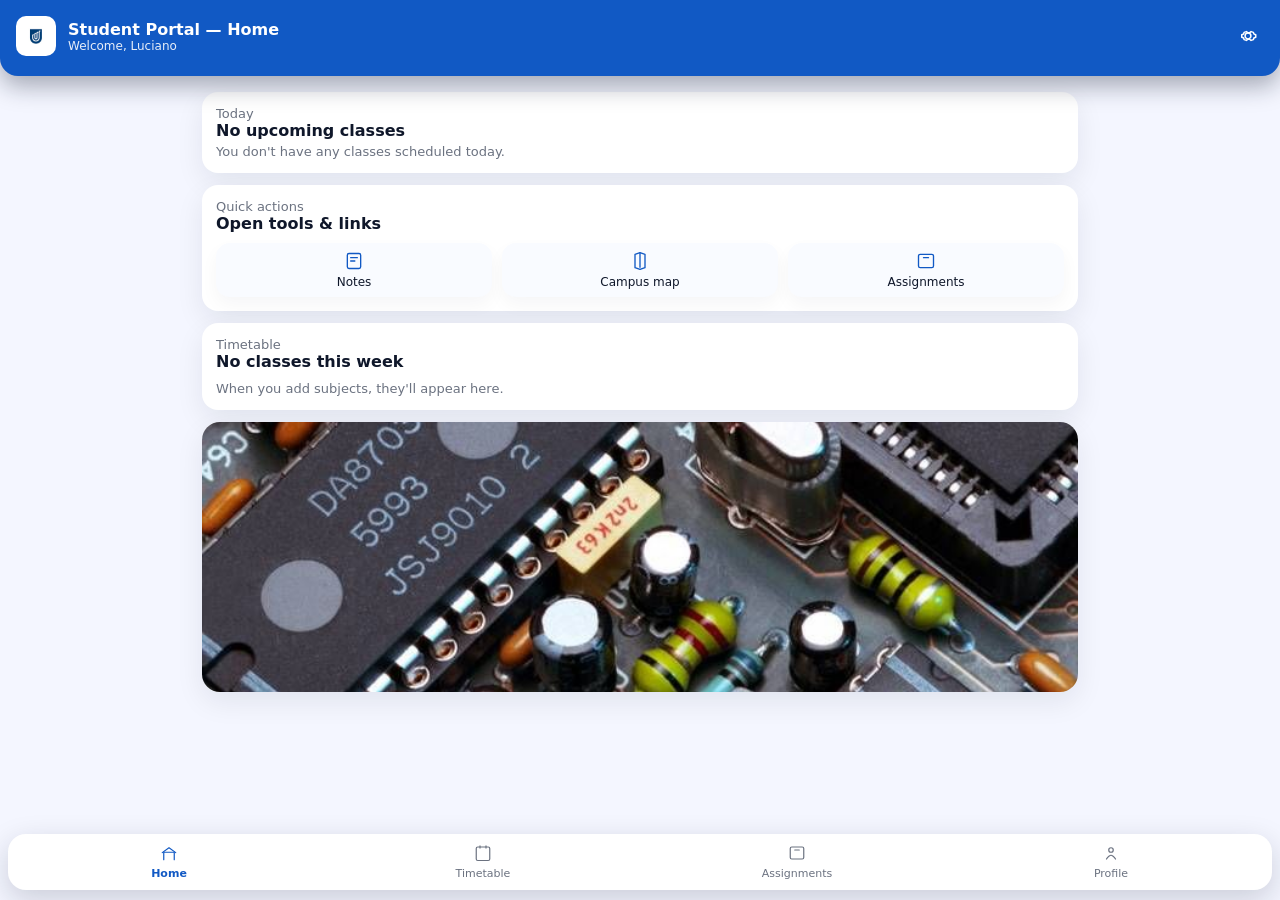
<file: index.html>
<!doctype html>
<html lang="en">
<head>
  <meta charset="utf-8" />
  <title>Student Portal</title>

  <!-- Mobile / PWA meta -->
  <meta name="viewport"
        content="width=device-width, initial-scale=1, maximum-scale=1, user-scalable=no, viewport-fit=cover">
  <meta name="theme-color" content="#1159c4">
  <link rel="manifest" href="manifest.json">
  <meta name="apple-mobile-web-app-capable" content="yes">
  <meta name="apple-mobile-web-app-status-bar-style" content="default">
  <meta name="apple-mobile-web-app-title" content="Student Portal">
  <link rel="apple-touch-icon" href="icons/icon-192.png">
  <link rel="icon" type="image/png" sizes="192x192" href="icons/icon-192.png">
  <link rel="icon" type="image/png" sizes="512x512" href="icons/icon-512.png">

  <style>
    :root {
      --brand: #1159c4;
      --bg: #f4f6ff;
      --card: #ffffff;
      --muted: #6b7280;
      --radius: 16px;
    }

    * {
      box-sizing: border-box;
      margin: 0;
      padding: 0;
    }

    body {
      font-family: system-ui, -apple-system, BlinkMacSystemFont, "Segoe UI", Roboto, Arial, sans-serif;
      background: var(--bg);
      color: #0f172a;
      -webkit-font-smoothing: antialiased;
      touch-action: manipulation;
      overscroll-behavior: none;
    }

    a {
      text-decoration: none;
      color: inherit;
    }

    /* HEADER */
    .topbar {
      position: sticky;
      top: 0;
      z-index: 20;
      background: var(--brand);
      color: #fff;
      padding: 16px 16px 20px;
      display: flex;
      align-items: center;
      gap: 12px;
      border-bottom-left-radius: 18px;
      border-bottom-right-radius: 18px;
      box-shadow: 0 10px 24px rgba(15, 23, 42, 0.35);
    }

    .logo {
      width: 40px;
      height: 40px;
      border-radius: 10px;
      background: #ffffff;
      display: flex;
      align-items: center;
      justify-content: center;
      overflow: hidden;
    }

    .logo img {
      width: 80%;
      height: 80%;
      object-fit: contain;
    }

    .header-text {
      flex: 1;
      min-width: 0;
    }

    .header-title {
      font-size: 16px;
      font-weight: 700;
      white-space: nowrap;
      overflow: hidden;
      text-overflow: ellipsis;
    }

    .header-sub {
      font-size: 12px;
      opacity: 0.9;
    }

    .header-actions button {
      background: transparent;
      border: 0;
      color: #fff;
      padding: 6px;
      cursor: pointer;
      display: flex;
      align-items: center;
      justify-content: center;
    }

    /* LAYOUT */
    main {
      padding: 12px;
      padding-bottom: 90px;
      max-width: 900px;
      margin: 0 auto;
    }

    .page {
      display: none;
      animation: fadeUp .25s ease-out;
    }

    .page.active {
      display: block;
    }

    @keyframes fadeUp {
      from {
        opacity: 0;
        transform: translateY(6px);
      }
      to {
        opacity: 1;
        transform: none;
      }
    }

    /* CARDS */
    .card {
      background: var(--card);
      border-radius: var(--radius);
      padding: 14px 14px;
      box-shadow: 0 10px 28px rgba(15, 23, 42, 0.08);
      margin-bottom: 12px;
    }

    .pill {
      border-radius: 999px;
      border: 1px solid #e5e7eb;
      padding: 6px 14px;
      font-size: 12px;
      background: #fff;
    }

    .muted {
      color: var(--muted);
    }

    .small {
      font-size: 13px;
    }

    /* HOME */
    .home-top {
      display: flex;
      justify-content: space-between;
      gap: 10px;
      align-items: center;
    }

    .home-top-main {
      flex: 1;
    }

    .home-top-title {
      font-weight: 800;
    }

    .home-top-sub {
      font-size: 13px;
      color: var(--muted);
      margin-top: 4px;
    }

    .quick-grid {
      display: flex;
      gap: 10px;
      margin-top: 10px;
    }

    .quick-item {
      flex: 1;
      min-width: 80px;
      border-radius: 14px;
      background: #f9fbff;
      box-shadow: 0 8px 18px rgba(15, 23, 42, 0.04);
      display: flex;
      flex-direction: column;
      align-items: center;
      justify-content: center;
      padding: 8px 4px;
      cursor: pointer;
      transition: transform .12s ease, box-shadow .12s ease;
    }

    .quick-item:hover {
      transform: translateY(-2px);
      box-shadow: 0 10px 24px rgba(15, 23, 42, 0.08);
    }

    .quick-label {
      font-size: 12px;
      margin-top: 4px;
    }

    .snap-header {
      display: flex;
      justify-content: space-between;
      align-items: center;
      margin-bottom: 10px;
    }

    /* HOME BANNER */
    .home-banner {
      border-radius: 18px;
      overflow: hidden;
      padding: 0;
    }

    .home-banner img {
      width: 100%;
      display: block;
      height: 30vh;
      object-position: right center;
      object-fit: cover;
    }

    /* TIMETABLE PAGE */
    .timetable-card {
      position: relative;
      border-radius: 18px;
      padding: 16px 16px 18px;
      overflow: hidden;
      color: #ffffff;
      background-image:
        linear-gradient(135deg, rgba(15, 23, 42, 0.75), rgba(17, 89, 196, 0.8)),
        url("electronics-bg.jpg");
      background-size: cover;
      background-position: center;
      box-shadow: 0 14px 32px rgba(15, 23, 42, 0.45);
    }

    .timetable-card-inner {
      position: relative;
      z-index: 1;
    }

    /* ASSIGNMENTS */
    .assign-controls {
      display: flex;
      flex-wrap: wrap;
      gap: 8px;
      margin-top: 8px;
      margin-bottom: 8px;
    }

    .input,
    .select {
      padding: 8px;
      border-radius: 10px;
      border: 1px solid #e5e7eb;
      background: #fff;
      font-size: 13px;
    }

    .assign-list {
      display: flex;
      flex-direction: column;
      gap: 8px;
      margin-top: 6px;
    }

    .assign-row {
      display: flex;
      justify-content: space-between;
      gap: 8px;
      align-items: center;
    }

    .assign-left {
      flex: 1;
    }

    .badge {
      display: inline-block;
      padding: 4px 8px;
      border-radius: 999px;
      font-size: 11px;
      background: #e0ebff;
      color: var(--brand);
      font-weight: 600;
    }

    /* PROFILE */
    .profile-card {
      text-align: center;
    }

    .avatar {
      width: 90px;
      height: 90px;
      border-radius: 24px;
      background: #ffffff;
      margin: 0 auto 8px;
      display: flex;
      align-items: center;
      justify-content: center;
      overflow: hidden;
      box-shadow: 0 10px 26px rgba(15, 23, 42, 0.15);
    }

    .avatar span {
      font-weight: 800;
      font-size: 26px;
      color: var(--brand);
    }

    .profile-name {
      font-weight: 800;
      font-size: 18px;
      margin-top: 4px;
    }

    .profile-degree {
      font-size: 13px;
      color: var(--muted);
    }

    .profile-info {
      text-align: left;
      margin-top: 14px;
      display: flex;
      flex-direction: column;
      gap: 6px;
    }

    .profile-row {
      background: #f9fbff;
      border-radius: 12px;
      padding: 8px 10px;
      font-size: 13px;
    }

    .profile-label {
      font-weight: 600;
      font-size: 12px;
      color: var(--muted);
    }

    /* ID CARD PREVIEW */
    .id-preview-wrapper {
      margin-top: 12px;
      display: flex;
      flex-direction: column;
      align-items: center;
      gap: 4px;
      /* no onclick now – image is static */
    }

    .id-preview-image {
      width: 100%;
      max-width: 260px;
      border-radius: 16px;
      box-shadow: 0 10px 26px rgba(15, 23, 42, 0.4);
      object-fit: contain;
      transition: transform .15s ease, box-shadow .15s ease;
    }

    .id-preview-wrapper:active .id-preview-image {
      transform: scale(0.97);
      box-shadow: 0 6px 18px rgba(15, 23, 42, 0.35);
    }

    /* ID FULLSCREEN (CSS kept but not used) */
    .id-fullscreen-wrapper {
      width: 100%;
      height: 100%;
      display: flex;
      align-items: center;
      justify-content: center;
    }

    .id-fullscreen-image {
      height: 60vh;
      max-width: 80vw;
      width: auto;
      display: block;
      margin: 0 auto;
      border-radius: 20px;
      object-fit: contain;
      transform: rotate(90deg);
      box-shadow: 0 18px 40px rgba(15, 23, 42, 0.4);
    }

    /* MAP FULLSCREEN */
    .map-fullscreen-wrapper {
      width: 100%;
      height: 100%;
      display: flex;
      align-items: center;
      justify-content: center;
    }

    .map-fullscreen-image {
      width: 100vw;
      height: 100vh;
      object-fit: contain;
      display: block;
    }

    /* MODAL */
    .modal-backdrop {
      position: fixed;
      inset: 0;
      background: rgba(255, 255, 255, 0.0);
      backdrop-filter: blur(18px) saturate(120%);
      display: none;
      align-items: center;
      justify-content: center;
      z-index: 40;
    }

    .modal {
      background: rgba(255, 255, 255, 0.98);
      width: min(420px, 94vw);
      border-radius: 16px;
      padding: 14px 14px 16px;
      box-shadow: 0 20px 40px rgba(15, 23, 42, 0.45);
      max-height: 90vh;
      overflow: auto;
      transform: translateY(0);
      opacity: 1;
      transition: transform .22s ease-out, opacity .22s ease-out;
    }

    .modal-head {
      display: flex;
      justify-content: space-between;
      align-items: center;
      margin-bottom: 8px;
    }

    .modal-head h3 {
      font-size: 16px;
    }

    .modal-body {
      font-size: 13px;
      color: #111827;
    }

    .btn-link {
      border: 0;
      background: #eef2ff;
      padding: 7px 10px;
      border-radius: 10px;
      font-size: 13px;
      cursor: pointer;
    }

    /* FULLSCREEN MODAL */
    .modal-fullscreen {
      width: 100vw;
      height: 100vh;
      max-width: none;
      border-radius: 0;
      display: flex;
      flex-direction: column;
      padding: 14px 14px 20px;
    }

    .modal-fullscreen .modal-body {
      flex: 1;
      display: flex;
      align-items: center;
      justify-content: center;
    }

    /* BOTTOM NAV */
    .bottom-nav {
      position: fixed;
      left: 8px;
      right: 8px;
      bottom: 10px;
      background: #ffffff;
      border-radius: 18px;
      padding: 6px 4px;
      display: flex;
      justify-content: space-around;
      box-shadow: 0 10px 30px rgba(15, 23, 42, 0.18);
      z-index: 30;
    }

    .nav-item {
      flex: 1;
      text-align: center;
      font-size: 11px;
      color: var(--muted);
      cursor: pointer;
      padding: 4px 0;
    }

    .nav-item span {
      display: block;
      margin-top: 2px;
    }

    .nav-item.active {
      color: var(--brand);
      font-weight: 600;
    }

    @media (min-width: 900px) {
      main {
        padding-top: 16px;
      }
    }
  </style>
</head>
<body>

<header class="topbar" role="banner">
  <div class="logo">
    <img src="icons/icon-192.png" alt="Portal logo">
  </div>
  <div class="header-text">
    <div class="header-title" id="appTitle">Student Portal — Home</div>
    <div class="header-sub">Welcome, <span id="welcomeName">Student</span></div>
  </div>
  <div class="header-actions">
    <!-- SETTINGS ICON -->
    <button aria-label="Settings" onclick="openSettings()">
      <svg width="20" height="20" viewBox="0 0 24 24" fill="none">
        <path d="M12 8.5a3.5 3.5 0 1 0 0 7 3.5 3.5 0 0 0 0-7Z"
              stroke="currentColor" stroke-width="1.8" />
        <path d="M4.5 13.5v-3l1.7-.6a1 1 0 0 0 .6-.6l.5-1.6 2.8-1 1.2 1a1 1 0 0 0 .7.3h1.8a1 1 0 0 0 .7-.3l1.2-1 2.8 1 .5 1.6a1 1 0 0 0 .6.6l1.7.6v3l-1.7.6a1 1 0 0 0-.6.6l-.5 1.6-2.8 1-1.2-1a1 1 0 0 0-.7-.3h-1.8a1 1 0 0 0-.7.3l-1.2 1-2.8-1-.5-1.6a1 1 0 0 0-.6-.6l-1.7-.6Z"
              stroke="currentColor" stroke-width="1.8"
              stroke-linecap="round" stroke-linejoin="round" />
      </svg>
    </button>
  </div>
</header>

<main>
  <!-- HOME -->
  <section id="homePage" class="page active">
    <div class="card">
      <div class="home-top">
        <div class="home-top-main">
          <div class="small muted">Today</div>
          <div class="home-top-title">No upcoming classes</div>
          <div class="home-top-sub">You don't have any classes scheduled today.</div>
        </div>
      </div>
    </div>

    <div class="card">
      <div class="home-top">
        <div>
          <div class="small muted">Quick actions</div>
          <div class="home-top-title">Open tools & links</div>
        </div>
      </div>
      <div class="quick-grid">
        <!-- NOTES -->
        <div class="quick-item" onclick="openNotes()">
          <svg width="20" height="20" viewBox="0 0 24 24" fill="none">
            <rect x="4" y="3" width="16" height="18" rx="2"
                  stroke="#1159c4" stroke-width="1.6" />
            <path d="M8 8h8M8 12h5"
                  stroke="#1159c4" stroke-width="1.6" stroke-linecap="round" />
          </svg>
          <div class="quick-label">Notes</div>
        </div>
        <!-- CAMPUS MAP -->
        <div class="quick-item" onclick="openCampusMap()">
          <svg width="20" height="20" viewBox="0 0 24 24" fill="none">
            <path d="M6 4l6-2 6 2v16l-6 2-6-2V4z"
                  stroke="#1159c4" stroke-width="1.6" stroke-linejoin="round" />
            <path d="M12 2v18"
                  stroke="#1159c4" stroke-width="1.6" stroke-linejoin="round" />
          </svg>
          <div class="quick-label">Campus map</div>
        </div>
        <!-- ASSIGNMENTS -->
        <div class="quick-item" onclick="switchTo('assignments')">
          <svg width="20" height="20" viewBox="0 0 24 24" fill="none">
            <rect x="3" y="4" width="18" height="16" rx="2"
                  stroke="#1159c4" stroke-width="1.6" />
            <path d="M9 8h6"
                  stroke="#1159c4" stroke-width="1.6" stroke-linecap="round" />
          </svg>
          <div class="quick-label">Assignments</div>
        </div>
      </div>
    </div>

    <div class="card">
      <div class="snap-header">
        <div>
          <div class="small muted">Timetable</div>
          <div class="home-top-title">No classes this week</div>
        </div>
      </div>
      <div class="small muted">When you add subjects, they'll appear here.</div>
    </div>

    <!-- HOME BANNER (students image) -->
    <div class="card home-banner">
      <img src="student-banner.jpg" alt="Students on campus">
    </div>
  </section>

  <!-- TIMETABLE PAGE -->
  <section id="timetablePage" class="page">
    <div class="timetable-card">
      <div class="timetable-card-inner">
        <div class="small" style="opacity:0.9;">My timetable</div>
        <div class="home-top-title" style="margin-top:4px;">No classes</div>
        <div class="small" style="margin-top:6px;opacity:0.9;">
          Electronics lab, lectures and tutorials will show here once added.
        </div>
      </div>
    </div>
  </section>

  <!-- ASSIGNMENTS PAGE -->
  <section id="assignmentsPage" class="page">
    <div class="card">
      <div class="home-top">
        <div>
          <div class="small muted">Track your work</div>
          <div class="home-top-title">Assignments & grades</div>
        </div>
        <div>
          <span class="small muted">Average</span>
          <span id="avgBadge" class="badge">--%</span>
        </div>
      </div>

      <div class="assign-controls">
        <select id="filterUnit" class="select" onchange="renderAssignments()">
          <option value="all">All units</option>
        </select>
        <select id="filterStatus" class="select" onchange="renderAssignments()">
          <option value="all">All statuses</option>
          <option value="submitted">Submitted</option>
          <option value="pending">Pending</option>
          <option value="overdue">Overdue</option>
        </select>
        <select id="sortBy" class="select" onchange="renderAssignments()">
          <option value="due_asc">Due — soonest</option>
          <option value="due_desc">Due — latest</option>
          <option value="grade_desc">Grade — high → low</option>
          <option value="grade_asc">Grade — low → high</option>
        </select>
      </div>

      <div id="assignList" class="assign-list"></div>

      <div style="margin-top:10px;display:flex;gap:8px;flex-wrap:wrap">
        <button class="btn-link" onclick="openAddAssignment()">+ Add assignment</button>
        <button class="btn-link" onclick="exportAssignments()">Export JSON</button>
      </div>
    </div>
  </section>

  <!-- PROFILE PAGE -->
  <section id="profilePage" class="page">
    <div class="card profile-card">
      <div class="avatar"><span id="avatarInitials">LR</span></div>
      <div class="profile-name" id="profileName">Luciano Rostirolla</div>
      <div class="profile-degree" id="profileDegree">Bachelor of Electrical Engineering</div>

      <!-- ID now static: no onclick -->
      <div class="id-preview-wrapper">
        <img src="id-card-proper.png" alt="Student ID card" class="id-preview-image">
        <div class="small muted">Student ID</div>
      </div>

      <div class="profile-info">
        <div class="profile-row">
          <div class="profile-label">Student Unique ID</div>
          <div id="profileID">739148265</div>
        </div>
        <div class="profile-row">
          <div class="profile-label">Date of birth</div>
          <div id="profileDOB">2/11/2006</div>
        </div>
      </div>
    </div>
  </section>
</main>

<!-- MODAL -->
<div id="modal" class="modal-backdrop" aria-hidden="true">
  <div class="modal" role="dialog" aria-modal="true">
    <div class="modal-head">
      <h3 id="modalTitle">Modal</h3>
      <button class="btn-link" onclick="closeModal()">Close</button>
    </div>
    <div id="modalBody" class="modal-body"></div>
  </div>
</div>

<!-- BOTTOM NAV -->
<nav class="bottom-nav">
  <div class="nav-item active" data-page="home" onclick="switchTo('home')">
    <svg width="18" height="18" viewBox="0 0 24 24" fill="none">
      <path d="M3 11.5L12 5l9 6.5"
            stroke="currentColor" stroke-width="1.6"
            stroke-linecap="round" stroke-linejoin="round" />
      <path d="M5 21V11h14v10"
            stroke="currentColor" stroke-width="1.6"
            stroke-linecap="round" stroke-linejoin="round" />
    </svg>
    <span>Home</span>
  </div>
  <div class="nav-item" data-page="timetable" onclick="switchTo('timetable')">
    <svg width="18" height="18" viewBox="0 0 24 24" fill="none">
      <rect x="3" y="4" width="18" height="18" rx="2"
            stroke="currentColor" stroke-width="1.6" />
      <path d="M16 2v4M8 2v4"
            stroke="currentColor" stroke-width="1.6" />
    </svg>
    <span>Timetable</span>
  </div>
  <div class="nav-item" data-page="assignments" onclick="switchTo('assignments')">
    <svg width="18" height="18" viewBox="0 0 24 24" fill="none">
      <rect x="3" y="4" width="18" height="16" rx="2"
            stroke="currentColor" stroke-width="1.6" />
      <path d="M9 8h6"
            stroke="currentColor" stroke-width="1.6" stroke-linecap="round" />
    </svg>
    <span>Assignments</span>
  </div>
  <div class="nav-item" data-page="profile" onclick="switchTo('profile')">
    <svg width="18" height="18" viewBox="0 0 24 24" fill="none">
      <circle cx="12" cy="8" r="3"
              stroke="currentColor" stroke-width="1.6" />
      <path d="M6 20c1.5-3 5-5 6-5s4.5 2 6 5"
            stroke="currentColor" stroke-width="1.6"
            stroke-linecap="round" />
    </svg>
    <span>Profile</span>
  </div>
</nav>

<script>
  /* STATE */
  const defaultProfile = {
    name: "Luciano Rostirolla",
    degree: "Bachelor of Electrical Engineering",
    id: "739148265",
    dob: "2/11/2006",
    email: "lucianorostirolla0@gmail.com",
    phone: "0415-601-071",
    helpdesk: "Campus IT Help Desk — (08) 8302 5000"
  };

  const demoAssignments = [
    {
      id: "a1",
      unit: "ELEC 101",
      title: "DC Circuits Lab Report",
      due: "2025-06-15",
      status: "submitted",
      grade: 86,
      notes: "Analysis of Ohm's law, Kirchhoff's laws and measured vs theoretical values."
    },
    {
      id: "a2",
      unit: "ELEC 130",
      title: "Intro to Programming for Engineers",
      due: "2025-06-28",
      status: "submitted",
      grade: 88,
      notes: "C program to sample sensor data and calculate RMS voltage."
    },
    {
      id: "a3",
      unit: "ELEC 150",
      title: "Logic Gates & Digital Systems Quiz",
      due: "2025-07-02",
      status: "submitted",
      grade: 78,
      notes: "K-maps, combinational circuits and basic flip-flop behaviour."
    },
    {
      id: "a4",
      unit: "ELEC 180",
      title: "PCB Schematic Assignment",
      due: "2025-07-18",
      status: "pending",
      grade: null,
      notes: "Design a regulated power supply and microcontroller interface."
    },
    {
      id: "a5",
      unit: "MATH 120",
      title: "Engineering Mathematics Test",
      due: "2025-08-05",
      status: "submitted",
      grade: 82,
      notes: "Complex numbers, phasors and basic differential equations."
    },
    {
      id: "a6",
      unit: "ELEC 210",
      title: "AC Circuits & Phasors Lab",
      due: "2025-09-30",
      status: "submitted",
      grade: 79,
      notes: "Measured impedance, power factor and resonance behaviour."
    },
    {
      id: "a7",
      unit: "ELEC 220",
      title: "Digital Logic Design Project",
      due: "2025-010-10",
      status: "submitted",
      grade: 74,
      notes: "Designed a 4-bit ALU using combinational and sequential logic."
    },
    {
      id: "a8",
      unit: "ENGN 150",
      title: "Physics for Engineers Problem Set",
      due: "2025-10-22",
      status: "submitted",
      grade: 81,
      notes: "Electromagnetism, basic circuits and field calculations."
    },
    {
      id: "a9",
      unit: "ELEC 230",
      title: "Microcontrollers Lab 1",
      due: "2025-11-20",
      status: "pending",
      grade: null,
      notes: "Blink and button input using timers and interrupts."
    }
  ];

  /* new key so old state doesn't interfere */
  let state = JSON.parse(localStorage.getItem("sp_state_v3") || "null");
  if (!state) {
    state = { profile: defaultProfile, assignments: demoAssignments };
    localStorage.setItem("sp_state_v3", JSON.stringify(state));
  }

  function persist() {
    localStorage.setItem("sp_state_v3", JSON.stringify(state));
  }

  /* NAVIGATION */
  function switchTo(page) {
    const map = {
      home: "homePage",
      timetable: "timetablePage",
      assignments: "assignmentsPage",
      profile: "profilePage"
    };

    document.querySelectorAll(".page").forEach(p => p.classList.remove("active"));
    document.getElementById(map[page]).classList.add("active");

    document.querySelectorAll(".nav-item").forEach(n => {
      n.classList.toggle("active", n.dataset.page === page);
    });

    const titleMap = {
      home: "Home",
      timetable: "Timetable",
      assignments: "Assignments",
      profile: "Profile"
    };
    document.getElementById("appTitle").innerText = "Student Portal — " + titleMap[page];

    if (page === "assignments") renderAssignments();
    if (page === "profile") renderProfile();
  }

  /* PROFILE */
  function renderProfile() {
    const p = state.profile;

    document.getElementById("profileName").innerText = p.name;
    document.getElementById("profileDegree").innerText = p.degree;
    document.getElementById("profileID").innerText = p.id;
    document.getElementById("profileDOB").innerText = p.dob || "";

    const first = p.name.split(" ")[0] || "Student";
    document.getElementById("welcomeName").innerText = first;

    const initials = (p.name.split(" ").map(s => s[0]).join("").slice(0, 2) || "SP").toUpperCase();
    document.getElementById("avatarInitials").innerText = initials;
  }

  /* SETTINGS (email + phone editable, helpdesk fixed) */
  function openSettings() {
    const p = state.profile;
    const body =
      '<label>Email<br>' +
        '<input id="set_email" class="input" value="' + escapeHtml(p.email || "") + '">' +
      '</label><br>' +
      '<label>Phone number<br>' +
        '<input id="set_phone" class="input" value="' + escapeHtml(p.phone || "") + '">' +
      '</label><br>' +
      '<div class="profile-row" style="margin-top:8px;">' +
        '<div class="profile-label">Help desk support</div>' +
        '<div style="margin-top:4px;">' + escapeHtml(p.helpdesk || "") + '</div>' +
      '</div><br>' +
      '<button class="btn-link" onclick="saveSettings()">Save</button>';

    openModal("Settings", body);
  }

  function saveSettings() {
    const p = state.profile;
    p.email = document.getElementById("set_email").value || p.email;
    p.phone = document.getElementById("set_phone").value || p.phone;
    /* helpdesk is fixed, not editable */

    persist();
    renderProfile();
    closeModal();
  }

  /* NOTES */
  function openNotes() {
    const existing = localStorage.getItem("sp_notes") || "";
    const body =
      '<label>Notes<br>' +
        '<textarea id="notesArea" class="input" rows="8" ' +
        'style="width:100%;resize:vertical;">' + escapeHtml(existing) + '</textarea>' +
      '</label><br>' +
      '<button class="btn-link" onclick="saveNotes()">Save</button>';

    openModal("Notes", body);
  }

  function saveNotes() {
    const val = document.getElementById("notesArea").value || "";
    localStorage.setItem("sp_notes", val);
    closeModal();
  }

  /* CAMPUS MAP */
  function openCampusMap() {
    const body =
      '<div class="map-fullscreen-wrapper">' +
        '<img src="campus-map.jpg" alt="Campus map" class="map-fullscreen-image">' +
      '</div>';

    openModal("Campus map", body, { fullscreen: true });
  }

  /* ASSIGNMENTS */
  function renderAssignments() {
    const list = document.getElementById("assignList");
    list.innerHTML = "";

    const unitSelect = document.getElementById("filterUnit");
    const statusFilter = document.getElementById("filterStatus").value;
    const sortBy = document.getElementById("sortBy").value;

    const units = [...new Set(state.assignments.map(a => a.unit))];
    unitSelect.innerHTML =
      '<option value="all">All units</option>' +
      units.map(u => '<option value="' + escapeHtml(u) + '">' + escapeHtml(u) + '</option>').join("");

    let items = [...state.assignments];

    const uVal = unitSelect.value;
    if (uVal !== "all") items = items.filter(a => a.unit === uVal);
    if (statusFilter !== "all") items = items.filter(a => a.status === statusFilter);

    items.sort((a, b) => {
      if (sortBy === "due_asc") return new Date(a.due) - new Date(b.due);
      if (sortBy === "due_desc") return new Date(b.due) - new Date(a.due);
      if (sortBy === "grade_desc") return (b.grade || 0) - (a.grade || 0);
      if (sortBy === "grade_asc") return (a.grade || 0) - (b.grade || 0);
      return 0;
    });

    const graded = state.assignments.filter(a => typeof a.grade === "number");
    const avg = graded.length
      ? Math.round(graded.reduce((s, x) => s + x.grade, 0) / graded.length)
      : 0;
    document.getElementById("avgBadge").innerText = graded.length ? avg + "%" : "--%";

    if (!items.length) {
      list.innerHTML = '<div class="small muted">No assignments match your filters.</div>';
      return;
    }

    items.forEach(a => {
      const dueStr = isNaN(new Date(a.due)) ? "—" : new Date(a.due).toLocaleDateString();
      const row = document.createElement("div");
      row.className = "card assign-row";
      row.innerHTML =
        '<div class="assign-left">' +
          '<div><strong>' + escapeHtml(a.title) + '</strong></div>' +
          '<div class="small muted">' + escapeHtml(a.unit) + ' · Due ' + dueStr + '</div>' +
        '</div>' +
        '<div style="text-align:right">' +
          '<div><strong>' + (typeof a.grade === "number" ? a.grade + "%" : "—") + '</strong></div>' +
          '<div class="small muted">' + a.status + '</div>' +
          '<button class="btn-link" onclick="openAssignment(\'' + a.id + '\')">Open</button>' +
        '</div>';

      list.appendChild(row);
    });
  }

  function openAssignment(id) {
    const a = state.assignments.find(x => x.id === id);
    if (!a) return;

    const body =
      '<strong>' + escapeHtml(a.title) + '</strong><br>' +
      '<span class="small muted">' + escapeHtml(a.unit) + '</span><br><br>' +
      '<div><strong>Due:</strong> ' + a.due + '</div>' +
      '<div><strong>Status:</strong> ' + a.status + '</div>' +
      '<div><strong>Grade:</strong> ' + (typeof a.grade === "number" ? a.grade + "%" : "—") + '</div><br>' +
      '<div><strong>Notes</strong><br>' + escapeHtml(a.notes || "—") + '</div><br>' +
      '<button class="btn-link" onclick="editAssignment(\'' + a.id + '\')">Edit</button>' +
      '<button class="btn-link" onclick="deleteAssignment(\'' + a.id + '\')">Delete</button>';

    openModal("Assignment", body);
  }

  function openAddAssignment() {
    const body = formMarkup();
    openModal("Add assignment", body);
  }

  function editAssignment(id) {
    const a = state.assignments.find(x => x.id === id);
    if (!a) return;
    openModal("Edit assignment", formMarkup(a));
  }

  function formMarkup(a = { id: "", unit: "", title: "", due: "", status: "pending", grade: "", notes: "" }) {
    const units = [...new Set(state.assignments.map(x => x.unit))];
    const unitOptions =
      '<option value="">Select unit</option>' +
      units.map(u =>
        '<option value="' + escapeHtml(u) + '"' +
          (a.unit === u ? " selected" : "") +
        ">" + escapeHtml(u) + "</option>"
      ).join("");

    return (
      '<label>Unit<br>' +
        '<select id="fa_unit" class="select">' + unitOptions + '</select>' +
      '</label><br>' +
      '<label>Title<br>' +
        '<input id="fa_title" class="input" value="' + escapeHtml(a.title) + '">' +
      '</label><br>' +
      '<label>Due date<br>' +
        '<input id="fa_due" class="input" type="date" value="' + a.due + '">' +
      '</label><br>' +
      '<label>Status<br>' +
        '<select id="fa_status" class="select">' +
          '<option value="pending"' + (a.status === "pending" ? " selected" : "") + '>Pending</option>' +
          '<option value="submitted"' + (a.status === "submitted" ? " selected" : "") + '>Submitted</option>' +
          '<option value="overdue"' + (a.status === "overdue" ? " selected" : "") + '>Overdue</option>' +
        '</select>' +
      '</label><br>' +
      '<label>Grade (0–100)<br>' +
        '<input id="fa_grade" class="input" type="number" min="0" max="100" value="' + (a.grade ?? "") + '">' +
      '</label><br>' +
      '<label>Notes<br>' +
        '<textarea id="fa_notes" class="input" rows="3">' +
          escapeHtml(a.notes || "") +
        '</textarea>' +
      '</label><br>' +
      '<button class="btn-link" onclick="saveAssignment(\'' + (a.id || "") + '\')">Save</button>'
    );
  }

  function saveAssignment(id) {
    const unit = document.getElementById("fa_unit").value || "Unspecified";
    const title = document.getElementById("fa_title").value || "Untitled";
    const due = document.getElementById("fa_due").value || "";
    const status = document.getElementById("fa_status").value || "pending";
    const gradeVal = document.getElementById("fa_grade").value;
    const grade = gradeVal === "" ? null : Number(gradeVal);
    const notes = document.getElementById("fa_notes").value || "";

    if (!id) {
      const nid = "a" + Math.random().toString(36).slice(2, 9);
      state.assignments.push({ id: nid, unit, title, due, status, grade, notes });
    } else {
      const a = state.assignments.find(x => x.id === id);
      if (a) {
        a.unit = unit;
        a.title = title;
        a.due = due;
        a.status = status;
        a.grade = grade;
        a.notes = notes;
      }
    }

    persist();
    closeModal();
    renderAssignments();
  }

  function deleteAssignment(id) {
    if (!confirm("Delete this assignment?")) return;
    state.assignments = state.assignments.filter(x => x.id !== id);
    persist();
    closeModal();
    renderAssignments();
  }

  function exportAssignments() {
    const blob = new Blob([JSON.stringify(state.assignments, null, 2)], { type: "application/json" });
    const url = URL.createObjectURL(blob);
    const a = document.createElement("a");
    a.href = url;
    a.download = "assignments.json";
    a.click();
    URL.revokeObjectURL(url);
  }

  /* MODAL + swipe-up close */
  function openModal(title, html, options = {}) {
    const backdrop = document.getElementById("modal");
    const dialog = backdrop.querySelector(".modal");

    document.getElementById("modalTitle").innerText = title;
    document.getElementById("modalBody").innerHTML = html;

    dialog.classList.remove("modal-fullscreen");
    dialog.style.transform = "translateY(0)";
    dialog.style.opacity = "1";

    if (options.fullscreen) {
      dialog.classList.add("modal-fullscreen");
    }

    backdrop.style.display = "flex";
    backdrop.setAttribute("aria-hidden", "false");
  }

  function closeModal() {
    const backdrop = document.getElementById("modal");
    const dialog = backdrop.querySelector(".modal");

    dialog.style.transform = "translateY(0)";
    dialog.style.opacity = "1";

    backdrop.style.display = "none";
    backdrop.setAttribute("aria-hidden", "true");
  }

  /* SWIPE-UP TO CLOSE FULLSCREEN MODALS */
  let touchStartY = null;
  let touchCurrentY = null;
  let isDraggingModal = false;

  function isModalFullscreen() {
    const dialog = document.querySelector("#modal .modal");
    return dialog && dialog.classList.contains("modal-fullscreen");
  }

  function onModalTouchStart(e) {
    if (!isModalFullscreen()) return;
    if (e.touches.length !== 1) return;

    touchStartY = e.touches[0].clientY;
    touchCurrentY = touchStartY;
    isDraggingModal = true;
  }

  function onModalTouchMove(e) {
    if (!isDraggingModal || !isModalFullscreen()) return;

    touchCurrentY = e.touches[0].clientY;
    const diff = touchCurrentY - touchStartY;
    const dialog = document.querySelector("#modal .modal");

    if (diff < 0 && dialog) {
      dialog.style.transform = "translateY(" + diff + "px)";
      dialog.style.opacity = String(Math.max(0.4, 1 - (-diff / 300)));
    }
  }

  function onModalTouchEnd() {
    if (!isDraggingModal || !isModalFullscreen()) return;

    const diff = touchCurrentY - touchStartY;
    const dialog = document.querySelector("#modal .modal");

    isDraggingModal = false;
    touchStartY = null;
    touchCurrentY = null;

    if (!dialog) return;

    if (diff < -80) {
      closeModal();
    } else {
      dialog.style.transform = "translateY(0)";
      dialog.style.opacity = "1";
    }
  }

  function escapeHtml(s) {
    if (!s) return "";
    return String(s).replace(/[&<>\"']/g, c => ({
      "&": "&amp;",
      "<": "&lt;",
      ">": "&gt;",
      "\"": "&quot;",
      "'": "&#39;"
    }[c]));
  }

  /* INIT */
  renderProfile();
  renderAssignments();

  const modalBackdrop = document.getElementById("modal");
  modalBackdrop.addEventListener("click", e => {
    if (e.target === modalBackdrop) closeModal();
  });
  modalBackdrop.addEventListener("touchstart", onModalTouchStart, { passive: true });
  modalBackdrop.addEventListener("touchmove", onModalTouchMove, { passive: true });
  modalBackdrop.addEventListener("touchend", onModalTouchEnd, { passive: true });

  document.addEventListener("keydown", e => {
    if (e.key === "Escape") closeModal();
  });

  if ("serviceWorker" in navigator) {
    window.addEventListener("load", () => {
      navigator.serviceWorker.register("sw.js").catch(() => {});
    });
  }
</script>
</body>
</html>
</file>
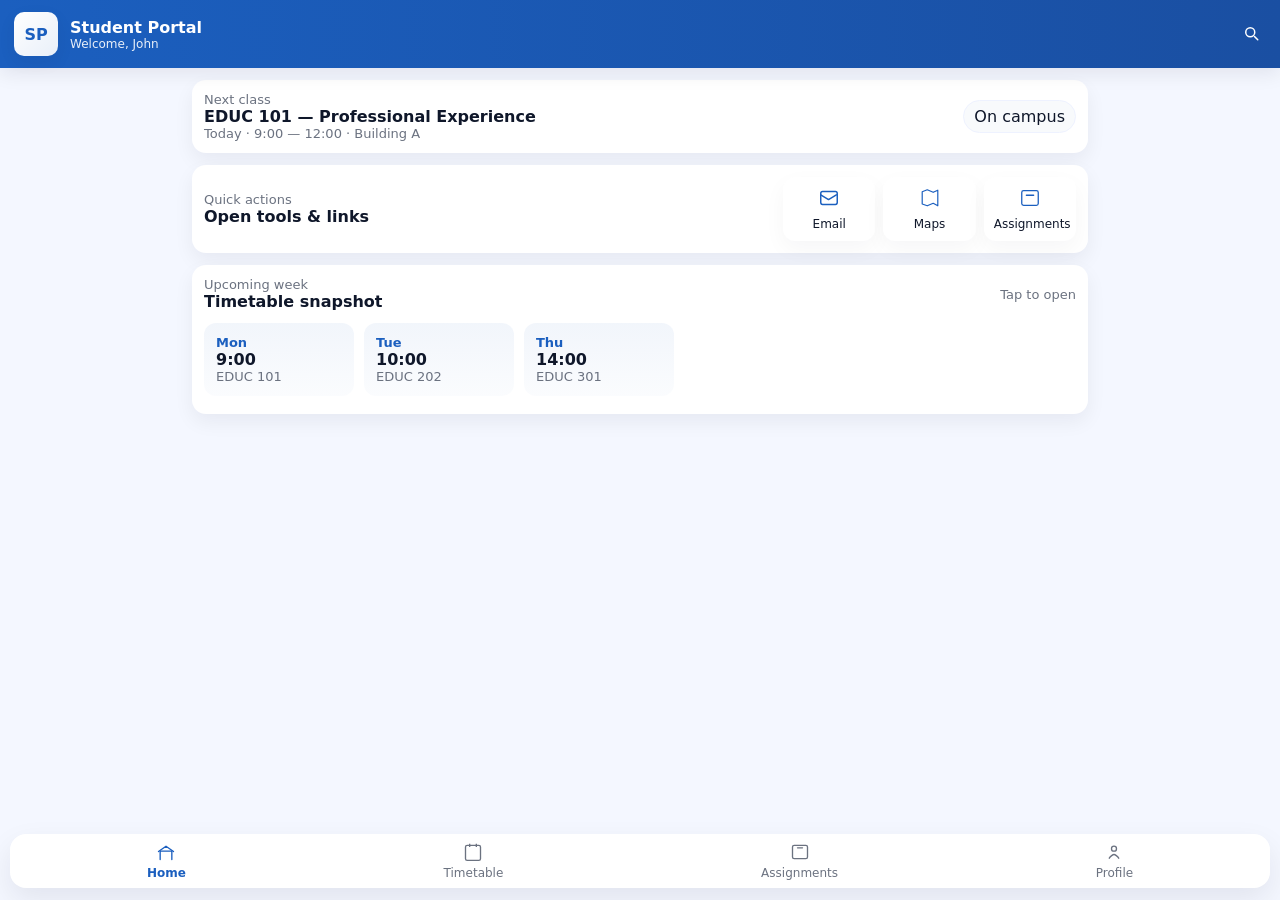
<file: portal.html>
<!doctype html>
<html lang="en">
<head>
  <meta charset="utf-8" />

  <!-- App title -->
  <title>Student Portal</title>

  <!-- Mobile viewport -->
  <meta name="viewport" content="width=device-width, initial-scale=1, viewport-fit=cover">

  <!-- Theme colour (status bar etc.) -->
  <meta name="theme-color" content="#1b5fbf">

  <!-- PWA manifest -->
  <link rel="manifest" href="manifest.json">

  <!-- iOS app-like behaviour -->
  <meta name="apple-mobile-web-app-capable" content="yes">
  <meta name="apple-mobile-web-app-status-bar-style" content="default">
  <meta name="apple-mobile-web-app-title" content="Student Portal">

  <!-- Icons (make sure these files exist) -->
  <link rel="apple-touch-icon" href="icons/icon-192.png">
  <link rel="icon" type="image/png" sizes="192x192" href="icons/icon-192.png">
  <link rel="icon" type="image/png" sizes="512x512" href="icons/icon-512.png">

  <style>
    :root{
      --brand:#1b5fbf;
      --accent:#ffb100;
      --bg:#f4f7ff;
      --card:#ffffff;
      --muted:#6b7280;
      --radius:14px;
      --glass: rgba(255,255,255,0.8);
    }
    /* Basic reset */
    *{box-sizing:border-box}
    html,body{height:100%;margin:0;font-family:Inter,system-ui,-apple-system,Segoe UI,Roboto,Arial;color:#0f172a;background:var(--bg);-webkit-font-smoothing:antialiased}
    a{color:inherit;text-decoration:none}

    /* App chrome */
    .topbar{
      background:linear-gradient(90deg,var(--brand), #1a4fa2);
      color:white;
      padding:12px 14px;
      display:flex;
      gap:12px;
      align-items:center;
      position:sticky; top:0; z-index:30;
      box-shadow: 0 6px 18px rgba(12,18,40,0.08);
    }
    .logo {
      width:44px;height:44px;border-radius:10px;background:linear-gradient(135deg,#fff,rgba(255,255,255,0.9));display:flex;align-items:center;justify-content:center;color:var(--brand);font-weight:700;font-size:16px;
      box-shadow:0 6px 18px rgba(12,18,40,0.06);
    }
    .title{font-weight:700;font-size:16px}
    .subtitle{font-size:12px;color:rgba(255,255,255,0.9)}

    /* Page container and transitions */
    main{padding:12px;padding-bottom:85px;min-height:calc(100vh - 72px)}
    .page{display:none; transform-origin:top center; }
    .page.active{display:block; animation:fadeUp .28s ease both}
    @keyframes fadeUp{ from{opacity:0; transform: translateY(8px) scale(.998)} to{opacity:1; transform:none} }

    /* Cards */
    .card{
      background:var(--card);
      border-radius:var(--radius);
      padding:12px;
      margin-bottom:12px;
      box-shadow:0 8px 20px rgba(12,18,40,0.06);
      transition: transform .18s ease, box-shadow .18s ease;
    }
    .card:hover{ transform: translateY(-4px); box-shadow: 0 14px 30px rgba(12,18,40,0.09) }

    /* Schedule */
    .schedule{
      display:flex; gap:10px; overflow:auto; padding-bottom:6px;
    }
    .schedule .tile{
      min-width:150px; flex:0 0 auto;
      background:linear-gradient(180deg, rgba(27,95,191,0.06), rgba(27,95,191,0.02));
      border-radius:12px; padding:12px;
    }
    .date{font-weight:700;color:var(--brand); font-size:13px}
    .time{font-weight:600}

    /* Quick features */
    .features{display:flex;gap:10px;flex-wrap:wrap;margin-top:8px}
    .feature{flex:1 1 22%;min-width:90px;text-align:center;padding:10px;border-radius:12px;background:var(--card);cursor:pointer;box-shadow:0 8px 22px rgba(12,18,40,0.04);transition:transform .12s}
    .feature:active{transform:scale(.99)}
    .feature svg{display:block;margin:0 auto 8px}

    /* Timetable */
    .timetable .day{display:flex;gap:8px;align-items:center}
    .slot{flex:1;padding:10px;border-radius:10px;background:linear-gradient(180deg,#fff,#fbfdff); box-shadow:0 6px 18px rgba(12,18,40,0.04)}
    .slot .unit{font-weight:700}
    .slot .meta{color:var(--muted);font-size:13px;margin-top:6px}

    /* Assignments */
    .assign-controls{display:flex;gap:8px;margin-bottom:10px;align-items:center}
    .select, .input{padding:8px;border-radius:10px;border:1px solid #e7e9f2;background:white;font-size:14px}
    .assign-list{display:flex;flex-direction:column;gap:10px;margin-top:6px}
    .assign-row{display:flex;justify-content:space-between;gap:8px;align-items:center}
    .assign-left{display:flex;gap:10px;align-items:center}
    .badge{font-size:12px;padding:6px 8px;border-radius:999px;background:#eef3ff;color:var(--brand);font-weight:700}
    .progress{height:8px;background:#f1f5f9;border-radius:999px;overflow:hidden;width:120px}
    .progress > i{display:block;height:100%;background:linear-gradient(90deg,var(--brand),#1760b4);}

    /* Modal */
    .modal-backdrop{position:fixed;inset:0;background:rgba(6,8,20,0.45);display:none;align-items:center;justify-content:center;z-index:80}
    .modal{width:min(420px,94%);background:var(--card);border-radius:14px;padding:16px;box-shadow:0 20px 40px rgba(2,6,23,0.45)}
    .modal h3{margin:0 0 8px}

    /* Profile */
    .profile .avatar{width:96px;height:96px;border-radius:20px;background:linear-gradient(180deg,#fff,#f2f6ff);display:inline-flex;align-items:center;justify-content:center;font-weight:800;font-size:22px;color:var(--brand);margin-bottom:10px}

    /* Bottom nav */
    .bottom-nav{position:fixed;left:10px;right:10px;bottom:12px;background:var(--card);padding:8px;border-radius:16px;display:flex;justify-content:space-around;box-shadow:0 12px 30px rgba(12,18,40,0.08);z-index:40}
    .nav-item{display:flex;flex-direction:column;align-items:center;font-size:12px;color:var(--muted);cursor:pointer}
    .nav-item.active{color:var(--brand);font-weight:700}
    .nav-item svg{margin-bottom:4px}

    /* Utilities */
    .muted{color:var(--muted)}
    .row{display:flex;gap:8px;align-items:center}
    .small{font-size:13px}
    .pill{padding:6px 10px;border-radius:999px;background:#f8fafc;border:1px solid #eef2ff}

    @media(min-width:900px){
      main{max-width:920px;margin:0 auto}
      .features{justify-content:flex-start}
    }
  </style>
</head>
<body>

<!-- TOPBAR -->
<header class="topbar" role="banner">
  <div class="logo" aria-hidden="true">SP</div>
  <div style="flex:1">
    <div class="title" id="appTitle">Student Portal</div>
    <div class="subtitle" id="userWelcome">Welcome, <span id="welcomeName">Student</span></div>
  </div>

  <!-- quick action icons -->
  <div style="display:flex;gap:8px;align-items:center">
    <button aria-label="Search" title="Search" style="background:transparent;border:0;color:white;padding:6px">
      <!-- search icon -->
      <svg width="18" height="18" viewBox="0 0 24 24" fill="none"><path stroke="currentColor" stroke-width="2" stroke-linecap="round" stroke-linejoin="round" d="M21 21l-4.35-4.35"/><circle cx="11" cy="11" r="6" stroke="currentColor" stroke-width="2"/></svg>
    </button>
  </div>
</header>

<!-- MAIN -->
<main>
  <!-- HOME PAGE -->
  <section id="homePage" class="page active" aria-labelledby="homeHeading">
    <div class="card">
      <div style="display:flex;justify-content:space-between;align-items:center">
        <div>
          <div class="small muted">Next class</div>
          <div style="font-weight:800">EDUC 101 — Professional Experience</div>
          <div class="muted small">Today · 9:00 — 12:00 · Building A</div>
        </div>
        <div class="pill">On campus</div>
      </div>
    </div>

    <div class="card">
      <div style="display:flex;justify-content:space-between;align-items:center">
        <div>
          <div class="muted small">Quick actions</div>
          <div style="font-weight:800">Open tools & links</div>
        </div>
        <div class="row">
          <div class="feature" onclick="openFeature('email')">
            <!-- email icon -->
            <svg width="22" height="22" viewBox="0 0 24 24" fill="none"><path d="M3 8.5l8.5 5.25L20 8.5" stroke="#1b5fbf" stroke-width="1.6" stroke-linecap="round" stroke-linejoin="round"/><rect x="3" y="5" width="18" height="14" rx="2" stroke="#1b5fbf" stroke-width="1.6"/></svg>
            <div style="font-size:12px;margin-top:6px">Email</div>
          </div>
          <div class="feature" onclick="openFeature('maps')">
            <svg width="22" height="22" viewBox="0 0 24 24" fill="none"><path d="M20.5 3.5l-5 2.3L9 3 3.5 5.2v13.3L9 20.5l6.5-2.8 5 2.8V3.5z" stroke="#1b5fbf" stroke-width="1.3" stroke-linecap="round" stroke-linejoin="round"/></svg>
            <div style="font-size:12px;margin-top:6px">Maps</div>
          </div>
          <div class="feature" onclick="switchTo('assignments')">
            <svg width="22" height="22" viewBox="0 0 24 24" fill="none"><rect x="3" y="4" width="18" height="16" rx="2" stroke="#1b5fbf" stroke-width="1.4"/><path d="M8 9h8" stroke="#1b5fbf" stroke-width="1.4" stroke-linecap="round"/></svg>
            <div style="font-size:12px;margin-top:6px">Assignments</div>
          </div>
        </div>
      </div>
    </div>

    <div class="card">
      <div style="display:flex;justify-content:space-between;align-items:center">
        <div>
          <div class="muted small">Upcoming week</div>
          <div style="font-weight:800">Timetable snapshot</div>
        </div>
        <div class="small muted">Tap to open</div>
      </div>

      <div class="schedule" style="margin-top:12px">
        <div class="tile" onclick="switchTo('timetable')">
          <div class="date">Mon</div>
          <div class="time">9:00</div>
          <div class="small muted">EDUC 101</div>
        </div>
        <div class="tile" onclick="switchTo('timetable')">
          <div class="date">Tue</div>
          <div class="time">10:00</div>
          <div class="small muted">EDUC 202</div>
        </div>
        <div class="tile" onclick="switchTo('timetable')">
          <div class="date">Thu</div>
          <div class="time">14:00</div>
          <div class="small muted">EDUC 301</div>
        </div>
      </div>
    </div>

  </section>

  <!-- TIMETABLE PAGE -->
  <section id="timetablePage" class="page" aria-labelledby="timetableHeading">
    <div class="card">
      <div style="display:flex;justify-content:space-between;align-items:center">
        <div><div class="small muted">This week</div><div style="font-weight:800">My timetable</div></div>
        <div class="small muted">Local time</div>
      </div>

      <div style="margin-top:12px" class="timetable">
        <div class="day card">
          <div style="display:flex;justify-content:space-between;align-items:center">
            <div>
              <div style="font-weight:800">Monday</div>
              <div class="muted small">2 sessions</div>
            </div>
            <div class="small muted">9:00 — 15:00</div>
          </div>

          <div style="display:flex;gap:10px;margin-top:10px;flex-direction:column">
            <div class="slot">
              <div class="unit">EDUC 101</div>
              <div class="meta">9:00 — 12:00 · Building A · Room 21</div>
            </div>
            <div class="slot">
              <div class="unit">Study Group</div>
              <div class="meta">13:00 — 15:00 · Library Hub</div>
            </div>
          </div>
        </div>

        <div class="day card">
          <div style="display:flex;justify-content:space-between;align-items:center">
            <div>
              <div style="font-weight:800">Tuesday</div>
              <div class="muted small">1 session</div>
            </div>
            <div class="small muted">10:00 — 12:00</div>
          </div>

          <div style="margin-top:10px">
            <div class="slot">
              <div class="unit">EDUC 202</div>
              <div class="meta">10:00 — 12:00 · Studio 3</div>
            </div>
          </div>
        </div>

      </div>
    </div>
  </section>

  <!-- ASSIGNMENTS & GRADES PAGE -->
  <section id="assignmentsPage" class="page" aria-labelledby="assignmentsHeading">
    <div class="card">
      <div style="display:flex;justify-content:space-between;align-items:center">
        <div>
          <div class="small muted">Track your work</div>
          <div style="font-weight:800">Assignments & Grades</div>
        </div>
        <div class="row">
          <div class="muted small" style="margin-right:6px">Average</div>
          <div id="avgBadge" class="badge">--%</div>
        </div>
      </div>

      <div style="margin-top:12px" class="assign-controls">
        <select id="filterUnit" class="select" onchange="renderAssignments()">
          <option value="all">All units</option>
        </select>
        <select id="filterStatus" class="select" onchange="renderAssignments()">
          <option value="all">All statuses</option>
          <option value="submitted">Submitted</option>
          <option value="pending">Pending</option>
          <option value="overdue">Overdue</option>
        </select>
        <select id="sortBy" class="select" onchange="renderAssignments()">
          <option value="due_asc">Due — soonest</option>
          <option value="due_desc">Due — latest</option>
          <option value="grade_desc">Grade — high → low</option>
          <option value="grade_asc">Grade — low → high</option>
        </select>
      </div>

      <div class="assign-list" id="assignList">
        <!-- items injected by JS -->
      </div>

      <div style="margin-top:10px;display:flex;gap:8px">
        <button class="select" onclick="openAddAssignment()">+ Add assignment</button>
        <button class="select" onclick="exportAssignments()">Export</button>
      </div>
    </div>
  </section>

  <!-- PROFILE PAGE -->
  <section id="profilePage" class="page" aria-labelledby="profileHeading">
    <div class="card profile">
      <div class="avatar" id="avatarInitials">JD</div>
      <div style="font-weight:800;font-size:18px" id="profileName">John Doe</div>
      <div class="muted small" id="profileDegree">Bachelor of Education</div>

      <div style="margin-top:14px">
        <div class="card small">
          <div><strong>Age</strong></div>
          <div class="muted" id="profileAge">21</div>
        </div>
        <div class="card small">
          <div><strong>Student ID</strong></div>
          <div class="muted" id="profileID">123456</div>
        </div>
        <div class="card small">
          <div><strong>Email</strong></div>
          <div class="muted" id="profileEmail">john@example.com</div>
        </div>
      </div>

      <div style="margin-top:12px">
        <button class="select" onclick="editProfile()">Edit profile</button>
      </div>
    </div>
  </section>
</main>

<!-- Modal for assignment detail + add form -->
<div id="modal" class="modal-backdrop" role="dialog" aria-hidden="true">
  <div class="modal" role="document" aria-modal="true">
    <div style="display:flex;justify-content:space-between;align-items:center;margin-bottom:8px">
      <h3 id="modalTitle">Assignment</h3>
      <button onclick="closeModal()" aria-label="Close" style="border:0;background:transparent;font-size:20px;cursor:pointer">✕</button>
    </div>
    <div id="modalBody"></div>
  </div>
</div>

<!-- Bottom nav -->
<nav class="bottom-nav" role="navigation" aria-label="Main">
  <div class="nav-item active" data-page="home" onclick="switchTo('home')">
    <svg width="20" height="20" viewBox="0 0 24 24" fill="none"><path d="M3 11.5L12 5l9 6.5" stroke="currentColor" stroke-width="1.6" stroke-linecap="round" stroke-linejoin="round"/><path d="M5 21V11h14v10" stroke="currentColor" stroke-width="1.6" stroke-linecap="round" stroke-linejoin="round"/></svg>
    <span>Home</span>
  </div>
  <div class="nav-item" data-page="timetable" onclick="switchTo('timetable')">
    <svg width="20" height="20" viewBox="0 0 24 24" fill="none"><rect x="3" y="4" width="18" height="18" rx="2" stroke="currentColor" stroke-width="1.6"/><path d="M16 2v4" stroke="currentColor" stroke-width="1.6"/><path d="M8 2v4" stroke="currentColor" stroke-width="1.6"/></svg>
    <span>Timetable</span>
  </div>
  <div class="nav-item" data-page="assignments" onclick="switchTo('assignments')">
    <svg width="20" height="20" viewBox="0 0 24 24" fill="none"><path d="M9 7h6" stroke="currentColor" stroke-width="1.6" stroke-linecap="round"/><rect x="3" y="4" width="18" height="16" rx="2" stroke="currentColor" stroke-width="1.6"/></svg>
    <span>Assignments</span>
  </div>
  <div class="nav-item" data-page="profile" onclick="switchTo('profile')">
    <svg width="20" height="20" viewBox="0 0 24 24" fill="none"><circle cx="12" cy="8" r="3" stroke="currentColor" stroke-width="1.6"/><path d="M6 20c1.5-3 5-5 6-5s4.5 2 6 5" stroke="currentColor" stroke-width="1.6"/></svg>
    <span>Profile</span>
  </div>
</nav>

<script>
/* -----------------------
   Demo data + persistence
   ----------------------- */
const defaultProfile = {
  name: "John Doe",
  age: 21,
  degree: "Bachelor of Education",
  id: "123456",
  email: "john@example.com"
};

const demoAssignments = [
  { id: 'a1', unit: 'EDUC 101', title: 'Professional Experience Reflection', due: '2025-11-15', status:'submitted', grade: 88, notes:'Submitted via portal' },
  { id: 'a2', unit: 'EDUC 202', title: 'Design Teaching Plan', due: '2025-11-25', status:'pending', grade: null, notes:'' },
  { id: 'a3', unit: 'EDUC 301', title: 'Tech Workshop Report', due: '2025-10-28', status:'overdue', grade: 72, notes:'Late submission' },
];

/* Load or initialize state from localStorage */
let state = JSON.parse(localStorage.getItem('sp_state') || 'null');
if(!state){
  state = {
    profile: defaultProfile,
    assignments: demoAssignments
  };
  localStorage.setItem('sp_state', JSON.stringify(state));
}

/* -----------------------
   Page navigation
   ----------------------- */
function switchTo(page){
  // pages: home, timetable, assignments, profile
  const pages = {
    home: 'homePage',
    timetable: 'timetablePage',
    assignments: 'assignmentsPage',
    profile: 'profilePage'
  };
  // hide all
  document.querySelectorAll('.page').forEach(p=>p.classList.remove('active'));
  // show target
  document.getElementById(pages[page]).classList.add('active');

  // update bottom nav active state
  document.querySelectorAll('.nav-item').forEach(n=>{
    const p = n.getAttribute('data-page');
    n.classList.toggle('active', p===page);
  });

  // set header title
  const titles = {home:'Home', timetable:'Timetable', assignments:'Assignments', profile:'Profile'};
  document.getElementById('appTitle').innerText = 'Student Portal — ' + titles[page];

  // special renderers
  if(page==='assignments') renderAssignments();
  if(page==='profile') renderProfile();
}
function switchPage(page){ switchTo(page); } // alias

/* -----------------------
   Profile
   ----------------------- */
function renderProfile(){
  const p = state.profile;
  document.getElementById('profileName').innerText = p.name;
  document.getElementById('profileDegree').innerText = p.degree;
  document.getElementById('profileAge').innerText = p.age;
  document.getElementById('profileID').innerText = p.id;
  document.getElementById('profileEmail').innerText = p.email;
  document.getElementById('welcomeName').innerText = p.name.split(' ')[0] || 'Student';
  const initials = (p.name.split(' ').map(n=>n[0]).join('').slice(0,2) || 'SD').toUpperCase();
  document.getElementById('avatarInitials').innerText = initials;
}
function editProfile(){
  const p = state.profile;
  const body = `
    <label style="display:block;margin-bottom:6px">Name<input id="pf_name" style="width:100%;padding:8px;border-radius:8px;border:1px solid #eee" value="${escapeHtml(p.name)}"></label>
    <label style="display:block;margin-bottom:6px">Age<input id="pf_age" type="number" style="width:100%;padding:8px;border-radius:8px;border:1px solid #eee" value="${p.age}"></label>
    <label style="display:block;margin-bottom:6px">Degree<input id="pf_deg" style="width:100%;padding:8px;border-radius:8px;border:1px solid #eee" value="${escapeHtml(p.degree)}"></label>
    <label style="display:block;margin-bottom:6px">Email<input id="pf_email" style="width:100%;padding:8px;border-radius:8px;border:1px solid #eee" value="${escapeHtml(p.email)}"></label>
    <div style="display:flex;gap:8px;margin-top:10px"><button onclick="saveProfile()" class="select">Save</button><button onclick="closeModal()" class="select">Cancel</button></div>
  `;
  openModal('Edit profile', body);
}
function saveProfile(){
  const p = state.profile;
  p.name = document.getElementById('pf_name').value || p.name;
  p.age = Number(document.getElementById('pf_age').value) || p.age;
  p.degree = document.getElementById('pf_deg').value || p.degree;
  p.email = document.getElementById('pf_email').value || p.email;
  persistState();
  renderProfile();
  closeModal();
}

/* -----------------------
   Assignments UI
   ----------------------- */
function renderAssignments(){
  const list = document.getElementById('assignList');
  list.innerHTML = '';
  const filterUnit = document.getElementById('filterUnit');
  const filterStatus = document.getElementById('filterStatus').value;
  const sortBy = document.getElementById('sortBy').value;

  // populate units filter once
  const units = Array.from(new Set(state.assignments.map(a=>a.unit)));
  const unitSelect = document.getElementById('filterUnit');
  unitSelect.innerHTML = `<option value="all">All units</option>` + units.map(u=>`<option value="${u}">${u}</option>`).join('');

  let items = [...state.assignments];
  if(filterUnit.value && filterUnit.value !== 'all') items = items.filter(x=>x.unit===filterUnit.value);
  if(filterStatus && filterStatus!=='all') items = items.filter(x=>x.status===filterStatus);

  // sorting
  items.sort((a,b)=>{
    if(sortBy==='due_asc') return new Date(a.due) - new Date(b.due);
    if(sortBy==='due_desc') return new Date(b.due) - new Date(a.due);
    if(sortBy==='grade_desc') return (b.grade||0) - (a.grade||0);
    if(sortBy==='grade_asc') return (a.grade||0) - (b.grade||0);
    return 0;
  });

  // average grade
  const graded = state.assignments.filter(s=>typeof s.grade === 'number');
  const avg = graded.length ? Math.round(graded.reduce((s,x)=>s + x.grade,0)/graded.length) : 0;
  document.getElementById('avgBadge').innerText = graded.length ? `${avg}%` : '--%';

  // render rows
  items.forEach(a=>{
    const due = new Date(a.due);
    const dueStr = isNaN(due) ? '—' : due.toLocaleDateString();
    const gradeText = typeof a.grade === 'number' ? `${a.grade}%` : '—';

    const row = document.createElement('div');
    row.className = 'card assign-row';
    row.innerHTML = `
      <div class="assign-left">
        <div style="min-width:6px"></div>
        <div>
          <div style="font-weight:700">${escapeHtml(a.title)}</div>
          <div class="muted small">${escapeHtml(a.unit)} · Due ${dueStr}</div>
        </div>
      </div>
      <div style="display:flex;align-items:center;gap:8px">
        <div style="text-align:right">
          <div style="font-weight:800">${gradeText}</div>
          <div class="muted small">${a.status}</div>
        </div>
        <div style="width:28px">
          <button onclick="openAssignment('${a.id}')" aria-label="Open" style="border:0;background:transparent;cursor:pointer;color:var(--brand)">›</button>
        </div>
      </div>
    `;
    list.appendChild(row);
  });

  // no items
  if(items.length===0){
    list.innerHTML = `<div class="card muted">No assignments match your filters.</div>`;
  }
}

function openAssignment(id){
  const a = state.assignments.find(s=>s.id===id);
  if(!a) return;
  const body = `
    <div style="display:flex;justify-content:space-between;align-items:center">
      <div><strong>${escapeHtml(a.title)}</strong><div class="muted small">${escapeHtml(a.unit)}</div></div>
      <div style="text-align:right"><div style="font-weight:800">${typeof a.grade==='number' ? a.grade+'%' : '—'}</div><div class="muted small">${a.status}</div></div>
    </div>
    <div style="margin-top:10px"><strong>Due</strong><div class="muted small">${a.due}</div></div>
    <div style="margin-top:10px"><strong>Notes</strong><div class="muted small">${escapeHtml(a.notes || '—')}</div></div>

    <div style="display:flex;gap:8px;margin-top:12px">
      <button class="select" onclick="editAssignment('${a.id}')">Edit</button>
      <button class="select" onclick="deleteAssignment('${a.id}')">Delete</button>
      <button class="select" onclick="closeModal()">Close</button>
    </div>
  `;
  openModal(a.title, body);
}

function openAddAssignment(){
  const body = formMarkup(); // blank form
  openModal('Add assignment', body);
}
function editAssignment(id){
  const a = state.assignments.find(s=>s.id===id);
  if(!a) return;
  const body = formMarkup(a);
  openModal('Edit assignment', body);
}
function formMarkup(a = {id:'',unit:'',title:'',due:'',status:'pending',grade:'',notes:''}){
  const units = Array.from(new Set(state.assignments.map(x=>x.unit)));
  const unitOptions = '<option value="">Select unit</option>' + units.map(u=>`<option value="${escapeHtml(u)}" ${a.unit===u?'selected':''}>${escapeHtml(u)}</option>`).join('');
  return `
    <label style="display:block;margin-bottom:6px">Unit
      <select id="fa_unit" style="width:100%;padding:8px;border-radius:8px;border:1px solid #eee">${unitOptions}</select>
    </label>
    <label style="display:block;margin-bottom:6px">Title
      <input id="fa_title" style="width:100%;padding:8px;border-radius:8px;border:1px solid #eee" value="${escapeHtml(a.title)}">
    </label>
    <label style="display:block;margin-bottom:6px">Due date
      <input id="fa_due" type="date" style="width:100%;padding:8px;border-radius:8px;border:1px solid #eee" value="${a.due}">
    </label>
    <label style="display:block;margin-bottom:6px">Status
      <select id="fa_status" style="width:100%;padding:8px;border-radius:8px;border:1px solid #eee">
        <option value="pending" ${a.status==='pending'?'selected':''}>Pending</option>
        <option value="submitted" ${a.status==='submitted'?'selected':''}>Submitted</option>
        <option value="overdue" ${a.status==='overdue'?'selected':''}>Overdue</option>
      </select>
    </label>
    <label style="display:block;margin-bottom:6px">Grade (optional)
      <input id="fa_grade" type="number" min="0" max="100" style="width:100%;padding:8px;border-radius:8px;border:1px solid #eee" value="${a.grade || ''}">
    </label>
    <label style="display:block;margin-bottom:6px">Notes
      <textarea id="fa_notes" style="width:100%;padding:8px;border-radius:8px;border:1px solid #eee">${escapeHtml(a.notes || '')}</textarea>
    </label>
    <div style="display:flex;gap:8px">
      <button class="select" onclick="saveAssignment('${a.id || ''}')">Save</button>
      <button class="select" onclick="closeModal()">Cancel</button>
    </div>
  `;
}
function saveAssignment(id){
  const unit = document.getElementById('fa_unit').value || 'Unspecified';
  const title = document.getElementById('fa_title').value || 'Untitled';
  const due = document.getElementById('fa_due').value || '';
  const status = document.getElementById('fa_status').value || 'pending';
  const gradeVal = document.getElementById('fa_grade').value;
  const grade = gradeVal === '' ? null : Number(gradeVal);
  const notes = document.getElementById('fa_notes').value || '';

  if(!id){
    // create
    const nid = 'a' + Math.random().toString(36).slice(2,9);
    state.assignments.push({id:nid,unit,title,due,status,grade,notes});
  } else {
    // update
    const a = state.assignments.find(x=>x.id===id);
    if(!a) return;
    a.unit = unit; a.title = title; a.due = due; a.status = status; a.grade = grade; a.notes = notes;
  }
  persistState();
  closeModal();
  renderAssignments();
}

function deleteAssignment(id){
  if(!confirm('Delete this assignment?')) return;
  state.assignments = state.assignments.filter(x=>x.id !== id);
  persistState();
  closeModal();
  renderAssignments();
}

/* export simple JSON */
function exportAssignments(){
  const blob = new Blob([JSON.stringify(state.assignments,null,2)],{type:'application/json'});
  const url = URL.createObjectURL(blob);
  const a = document.createElement('a'); a.href = url; a.download = 'assignments.json'; a.click();
  URL.revokeObjectURL(url);
}

/* -----------------------
   Modal helpers
   ----------------------- */
function openModal(title, bodyHTML){
  const modal = document.getElementById('modal');
  document.getElementById('modalTitle').innerText = title;
  document.getElementById('modalBody').innerHTML = bodyHTML;
  modal.style.display = 'flex';
  modal.setAttribute('aria-hidden','false');
}
function closeModal(){
  const modal = document.getElementById('modal');
  modal.style.display = 'none';
  modal.setAttribute('aria-hidden','true');
}

/* -----------------------
   small helpers
   ----------------------- */
function openFeature(name){ alert('Open feature: ' + name); }
function persistState(){ localStorage.setItem('sp_state', JSON.stringify(state)); }
function escapeHtml(s){ if(!s) return ''; return String(s).replace(/[&<>"']/g, c=>({'&':'&amp;','<':'&lt;','>':'&gt;','"':'&quot;',"'":'&#39;'}[c])); }

/* -----------------------
   Init & attach
   ----------------------- */
(function init(){
  // populate initial UI
  renderProfile();
  renderAssignments();
  // click-away to close modal
  document.getElementById('modal').addEventListener('click', e=>{
    if(e.target === document.getElementById('modal')) closeModal();
  });
  // keyboard Escape closes modal
  document.addEventListener('keydown', e=>{ if(e.key==='Escape') closeModal(); });

  // ensure nav items switch pages
  document.querySelectorAll('.nav-item').forEach(n=>{
    n.addEventListener('click', ()=> {
      const page = n.getAttribute('data-page');
      switchTo(page);
    });
  });
})();
</script>

<!-- Service worker registration for PWA (make sure sw.js exists in same folder) -->
<script>
  if ('serviceWorker' in navigator) {
    window.addEventListener('load', () => {
      navigator.serviceWorker.register('sw.js').catch(err => {
        console.log('Service worker registration failed:', err);
      });
    });
  }
</script>

</body>
</html>
</file>
